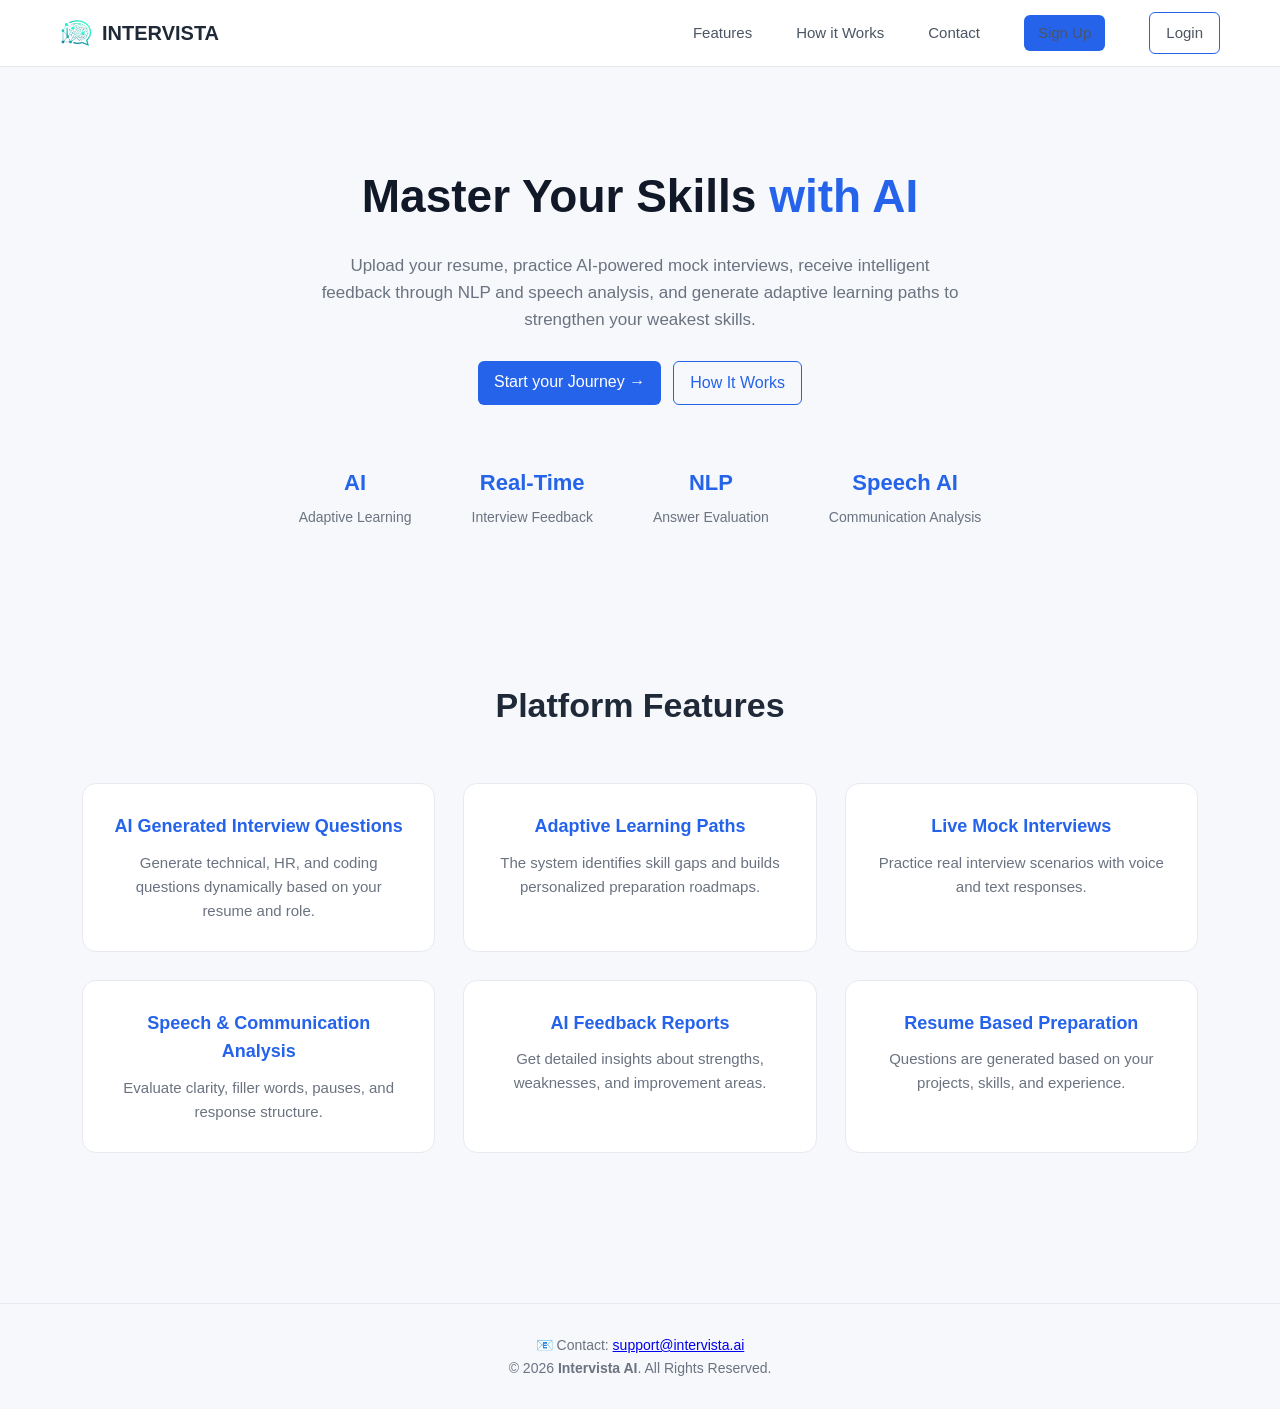
<file: templates/home.html>
<!DOCTYPE html>
<html lang="en">
<head>
<meta charset="UTF-8">
<meta name="viewport" content="width=device-width, initial-scale=1.0">

<link rel="stylesheet" href="/static/style.css">

<title>Intervista AI</title>
</head>

<body>

<!-- ================= NAVBAR ================= -->

<nav class="navbar">
  <div class="nav-container">

    <h2 class="logo">
      <img src="/static/new_logo.png" alt="Intervista AI logo" class="logo-img" />
    INTERVISTA 
    </h2>

    <div class="nav-links">
      <a href="#features">Features</a>
      <a href="#flow">How it Works</a>
      <a href="#contact">Contact</a>

      <a href="/signup" class="btn small-btn">Sign Up</a>
      <a href="/login" class="btn outline-btn">Login</a>
    </div>

  </div>
</nav>


<!-- ================= HERO ================= -->

<header class="hero">

  <div class="hero-content">

    <h1>
      Master Your Skills <span>with AI</span>
    </h1>

    <p class="subtitle">
     Upload your resume, practice AI-powered mock interviews, receive intelligent feedback through NLP and speech analysis,
      and generate adaptive learning paths to strengthen your weakest skills.
    </p>

    <div class="cta">
      <a href="/signup" class="btn">Start your Journey →</a>
      <a href="#flow" class="btn outline-btn">How It Works</a>
    </div>

  </div>

  <!-- Stats -->

  <div class="stats">

    <div class="stat">
      <h3>AI</h3>
      <p>Adaptive Learning</p>
    </div>

    <div class="stat">
      <h3>Real-Time</h3>
      <p>Interview Feedback</p>
    </div>

    <div class="stat">
      <h3>NLP</h3>
      <p>Answer Evaluation</p>
    </div>

    <div class="stat">
      <h3>Speech AI</h3>
      <p>Communication Analysis</p>
    </div>

  </div>

</header>



<!-- ================= FEATURES ================= -->

<section class="features" id="features">

<h2>Platform Features</h2>

<div class="feature-grid">

<div class="feature-card">
<h3>AI Generated Interview Questions</h3>
<p>Generate technical, HR, and coding questions dynamically based on your resume and role.</p>
</div>

<div class="feature-card">
<h3>Adaptive Learning Paths</h3>
<p>The system identifies skill gaps and builds personalized preparation roadmaps.</p>
</div>

<div class="feature-card">
<h3>Live Mock Interviews</h3>
<p>Practice real interview scenarios with voice and text responses.</p>
</div>

<div class="feature-card">
<h3>Speech & Communication Analysis</h3>
<p>Evaluate clarity, filler words, pauses, and response structure.</p>
</div>

<div class="feature-card">
<h3>AI Feedback Reports</h3>
<p>Get detailed insights about strengths, weaknesses, and improvement areas.</p>
</div>

<div class="feature-card">
<h3>Resume Based Preparation</h3>
<p>Questions are generated based on your projects, skills, and experience.</p>
</div>

</div>

</section>


<!-- ================= FOOTER ================= -->

<footer class="contact" id="contact">

<div class="container">

<p>📧 Contact: <a href="mailto:support@intervista.ai">support@intervista.ai</a></p>

<p>© 2026 <strong>Intervista AI</strong>. All Rights Reserved.</p>

</div>

</footer>

</body>
</html>
</file>
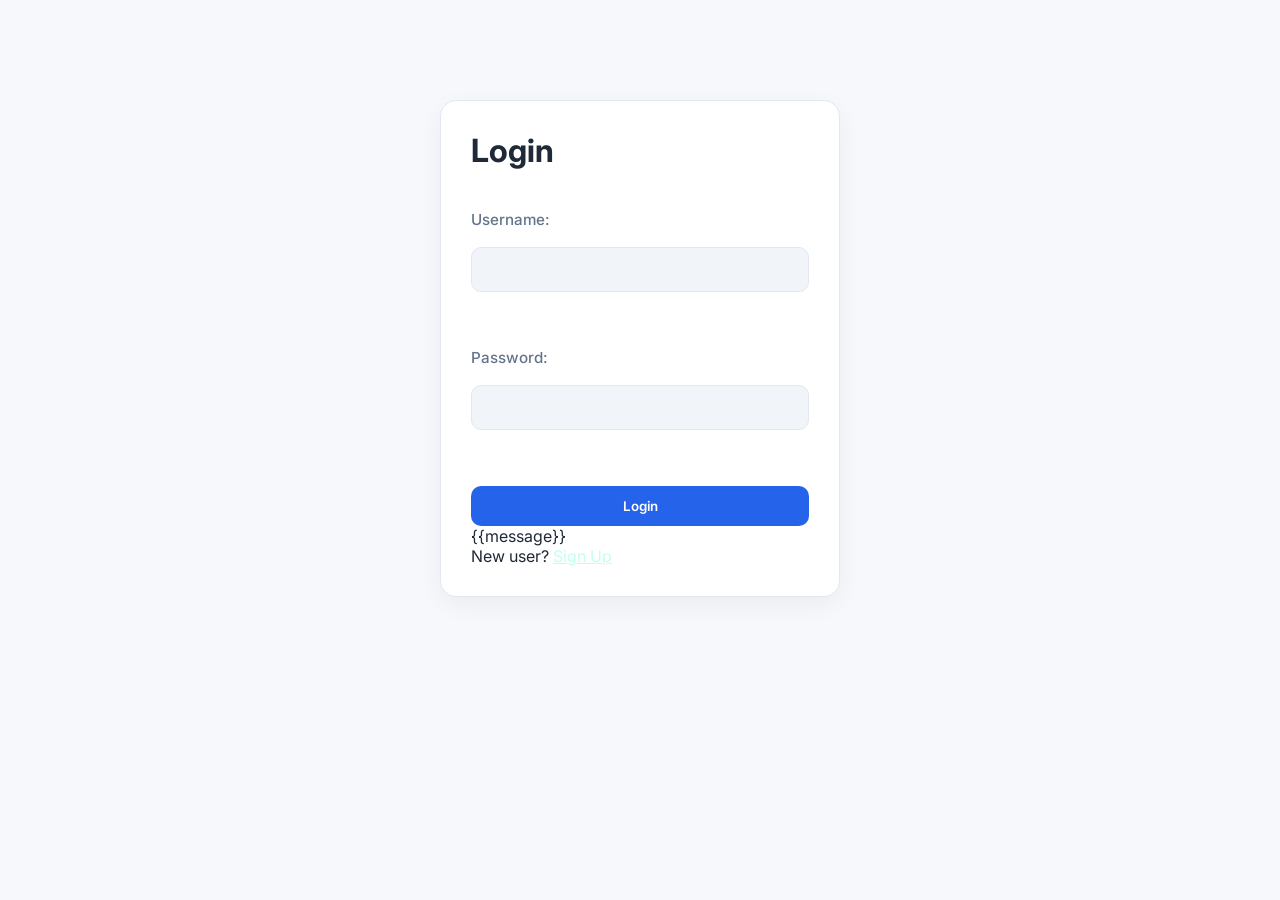
<file: templates/login.html>
<!DOCTYPE html>
<html lang="en">
<head>
  <meta charset="UTF-8" />
  <meta name="viewport" content="width=device-width, initial-scale=1.0" />
  <link rel="stylesheet" href="/static/styles.css" />
  <title>Login - Job PrepMate</title>
</head>
<body>
  <div class="card form-card">
    <h2>Login</h2> <br>
    <form method="post" action="/login">
      <label>Username:</label>
      <input type="text" name="username" required>
      <br>
      <label>Password:</label>
      <input type="password" name="password" required>
      <br>
      <button type="submit" class="btn">Login</button>
    </form>
    <p style="color: var(--primary-color);">{{message}}</p>
    <p>New user? <a href="/signup" style="color:#c1fff0;">Sign Up</a></p>
  </div>
</body>
</html>
</file>
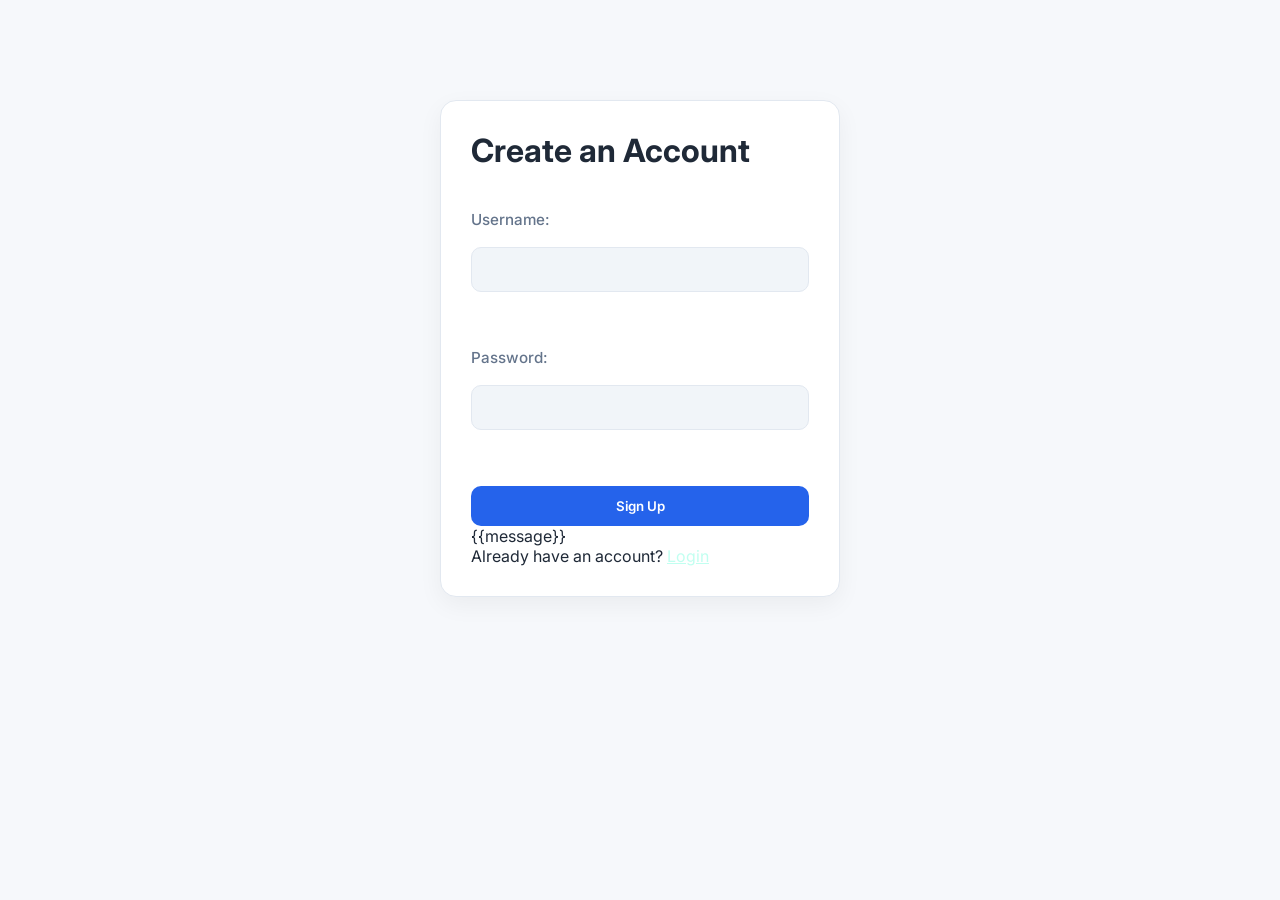
<file: templates/signup.html>
<!DOCTYPE html>
<html lang="en">
<head>
  <meta charset="UTF-8" />
  <meta name="viewport" content="width=device-width, initial-scale=1.0" />
  <link rel="stylesheet" href="/static/styles.css" />
  <title>Sign Up - Job PrepMate</title>
</head>
<body>
  <div class="card form-card">
    <h2>Create an Account</h2> <br>
    <form method="post" action="/signup">
      <label>Username:</label>
      <input type="text" name="username" required>
      <br>
      <label>Password:</label>
      <input type="password" name="password" required>
      <br>
      <button type="submit" class="btn">Sign Up</button>
    </form>
    <p style="color: var(--primary-color);">{{message}}</p>
    <p>Already have an account? <a href="/login" style="color:#c1fff0;">Login</a></p>
  </div>
</body>
</html>
</file>
<file: static/style.css>
/* ================= GLOBAL ================= */

*{
margin:0;
padding:0;
box-sizing:border-box;
font-family:"Segoe UI",sans-serif;
}

body{
background:#f6f8fb;
color:#1f2937;
line-height:1.6;
min-height:100vh;
padding-top: 80px;
}

/* ================= PAGE LAYOUT ================= */

main{
max-width:1000px;
margin:50px auto;
padding:0 20px;
}

.page-header{
max-width:1000px;
margin:40px auto 10px auto;
display:flex;
justify-content:space-between;
align-items:center;
padding:0 20px;
}

.top-right{
display:flex;
gap:10px;
}


/* ================= NAVBAR ================= */

.navbar{
    position: fixed;     /* keeps it at top */
    top: 0;
    left: 0;
    width: 100%;
    background: #ffffff;
    border-bottom: 1px solid #e5e7eb;
    z-index: 1000;
}

.nav-container{
    max-width: 1200px;
    margin: auto;
    padding: 12px 20px;

    display: flex;
    justify-content: space-between;
    align-items: center;
}

.logo{
    display: flex;
    align-items: center;
    gap: 10px;
    font-size: 20px;
    font-weight: 600;
}

.logo-img{
    width: 32px;
}


.nav-links{
    display: flex;
    align-items: center;
    gap: 20px;
}


.nav-links a{
margin-left:24px;
text-decoration:none;
color:#4b5563;
font-size:15px;
transition:0.2s;
}

.nav-links a:hover{
color:#2563eb;
}


/* ================= BUTTONS ================= */

.btn{
    background: #2563eb;
    color: white;
    padding: 8px 16px;
    border-radius: 6px;
    text-decoration: none;
}


.btn:hover{
background:#1d4ed8;
}

.small-btn{
    padding: 6px 14px;
}

.outline-btn{
    border: 1px solid #2563eb;
    color: #2563eb;
    background: transparent;
}

.outline-btn:hover{
background:#eef4ff;
}

.logout-link{
color:#9ca3af;
text-decoration:none;
font-size:14px;
}

.logout-link:hover{
color:#ef4444;
}


/* ================= CARD COMPONENT ================= */

.card{
background:white;
padding:28px;
border-radius:14px;
border:1px solid #e6eaf0;
margin-bottom:25px;
box-shadow:0 8px 22px rgba(0,0,0,0.04);
}


/* ================= HERO ================= */

.hero{
text-align:center;
padding:80px 20px 60px;
}

.hero h1{
font-size:46px;
font-weight:700;
margin-bottom:18px;
color:#111827;
}

.hero h1 span{
color:#2563eb;
}

.subtitle{
max-width:650px;
margin:auto;
color:#6b7280;
font-size:17px;
margin-bottom:28px;
}

.cta{
margin-top:20px;
display:flex;
justify-content:center;
gap:12px;
flex-wrap:wrap;
}


/* ================= STATS ================= */

.stats{
margin-top:60px;
display:flex;
justify-content:center;
gap:60px;
flex-wrap:wrap;
}

.stat{
text-align:center;
}

.stat h3{
color:#2563eb;
font-size:22px;
margin-bottom:6px;
}

.stat p{
font-size:14px;
color:#6b7280;
}


/* ================= FEATURES ================= */

.features{
padding:90px 20px;
text-align:center;
}

.features h2{
font-size:34px;
margin-bottom:50px;
}

.feature-grid{
width:90%;
margin:auto;
display:grid;
grid-template-columns:repeat(3,1fr);
gap:28px;
}

.feature-card{
background:white;
padding:28px;
border-radius:14px;
border:1px solid #e6eaf0;
transition:0.25s;
}

.feature-card:hover{
transform:translateY(-6px);
box-shadow:0 12px 26px rgba(0,0,0,0.05);
border-color:#2563eb;
}

.feature-card h3{
margin-bottom:10px;
color:#2563eb;
font-size:18px;
}

.feature-card p{
color:#6b7280;
font-size:15px;
}


/* ================= PROFILE INFO ================= */

.profile-info{
display:flex;
flex-direction:column;
gap:14px;
margin-top:15px;
}

.info-row{
display:flex;
justify-content:space-between;
align-items:center;
border-bottom:1px solid #f0f2f6;
padding:8px 0;
}

.label{
font-weight:600;
color:#6b7280;
}

.value{
font-weight:500;
color:#111827;
}


/* ================= RESUME SECTION ================= */

.resume-section{
margin-top:18px;
display:flex;
align-items:center;
gap:12px;
flex-wrap:wrap;
}


/* ================= SKILL BARS ================= */

.skill-bars{
margin-top:15px;
}

.skill-row{
display:flex;
align-items:center;
gap:12px;
margin:10px 0;
}

.skill-label{
width:160px;
font-weight:500;
}

.skill-bar{
flex:1;
background:#eef2f7;
height:8px;
border-radius:6px;
overflow:hidden;
}

.skill-fill{
background:#2563eb;
height:100%;
border-radius:6px;
}

.skill-percent{
width:50px;
text-align:right;
font-size:14px;
color:#6b7280;
}


/* ================= SKILL TAGS ================= */

.tag-list{
display:flex;
flex-wrap:wrap;
gap:8px;
margin-top:8px;
}

.role-tag{
background:#eef2ff;
color:#2563eb;
padding:6px 10px;
border-radius:6px;
font-size:13px;
}


/* ================= WEAK TOPICS ================= */

.weak-topics{
margin-top:8px;
padding-left:18px;
}

.weak-topics li{
margin-bottom:6px;
}


/* ================= IMPROVEMENTS ================= */

.improvement-list{
margin-top:10px;
padding-left:18px;
}

.improvement-list li{
margin-bottom:6px;
}


/* ================= INTERVIEW HISTORY ================= */

.history-dropdown{
margin-top:10px;
background:#f9fafb;
padding:10px;
border-radius:8px;
border:1px solid #e6eaf0;
}

.history-dropdown summary{
cursor:pointer;
font-weight:600;
color:#2563eb;
margin-bottom:6px;
}

.history-dropdown ul{
margin-top:8px;
padding-left:18px;
}

.history-dropdown a{
color:#4b5563;
text-decoration:none;
}

.history-dropdown a:hover{
color:#2563eb;
}


/* ================= FOOTER ================= */

.contact{
text-align:center;
padding:30px 20px;
font-size:14px;
color:#6b7280;
border-top:1px solid #e6eaf0;
margin-top:60px;
}


/* ================= RESPONSIVE ================= */

@media (max-width:900px){

.feature-grid{
grid-template-columns:repeat(2,1fr);
}

}

@media (max-width:600px){

.feature-grid{
grid-template-columns:1fr;
}

.hero h1{
font-size:36px;
}

}

.user-menu{
  position: relative;
}

.user-avatar{
  background:none;
  border:none;
  cursor:pointer;
}

.avatar-circle{
  width:40px;
  height:40px;
  border-radius:50%;
  background:#2563eb;
  color:white;
  display:flex;
  align-items:center;
  justify-content:center;
  font-weight:600;
}

/* Dropdown box */

.user-dropdown{
  position:absolute;
  right:0;
  top:50px;
  background:white;
  border-radius:10px;
  box-shadow:0 8px 25px rgba(0,0,0,0.15);
  width:180px;
  display:none;
  flex-direction:column;
  overflow:hidden;
}

.user-dropdown.show{
  display:flex;
}

.dropdown-item{
  padding:12px 16px;
  text-decoration:none;
  color:#333;
}

.dropdown-item:hover{
  background:#f3f4f6;
}

.dropdown-item.danger{
  color:#ef4444;
}
</file>
<file: static/styles.css>
/* ============================= */
/* Modern Tech UI - Professional */
/* ============================= */

/* Google Fonts */
@import url('https://fonts.googleapis.com/css2?family=Inter:wght@400;500;600;700&display=swap');

/* Root Variables */
:root {
  --primary: #2563eb;
  --primary-hover: #1d4ed8;

  /* LIGHT THEME */
  --background: #f6f8fb;        /* page background */
  --surface: #ffffff;           /* cards */
  --surface-light: #f1f5f9;     /* subtle sections */

  --text-main: #1f2937;         /* main text */
  --text-muted: #64748b;

  --border: #e2e8f0;

  --shadow: 0 8px 25px rgba(0,0,0,0.05);
}

/* Reset */
* {
  margin: 0;
  padding: 0;
  box-sizing: border-box;
  font-family: 'Inter', sans-serif;
}

body {
  background: var(--background);
  color: var(--text-main);
  min-height: 100vh;
  padding: 40px 20px;
  display: flex;
  flex-direction: column;
  align-items: center;
}

/* ============================= */
/* Headings */
/* ============================= */
h1 {
  font-size: 2.8rem;
  font-weight: 700;
  margin-bottom: 40px;
  text-align: center;
  letter-spacing: -1px;
}

h2 {
  font-size: 2rem;
  margin-bottom: 20px;
}

/* ============================= */
/* Cards */
/* ============================= */
.card,
form#interview-form,
#question-area,
#feedback-area,
.feature-card {
  background: var(--surface);
  border: 1px solid var(--border);
  border-radius: 16px;
  padding: 30px;
  box-shadow: var(--shadow);
  transition: all 0.25s ease;
  width: 100%;
  max-width: 600px;
}

.card:hover,
.feature-card:hover {
  transform: translateY(-4px);
  border-color: var(--primary);
}

/* ============================= */
/* Forms */
/* ============================= */
form {
  display: flex;
  flex-direction: column;
  gap: 18px;
}

label {
  font-size: 0.95rem;
  color: var(--text-muted);
  font-weight: 500;
}

input,
select,
textarea {
  background: var(--surface-light);
  border: 1px solid var(--border);
  padding: 12px 14px;
  border-radius: 10px;
  font-size: 0.95rem;
  color: var(--text-main);
  transition: 0.2s ease;
}

input:focus,
select:focus,
textarea:focus {
  outline: none;
  border-color: var(--primary);
  background: #0f172a;
}

/* ============================= */
/* Buttons */
/* ============================= */
.btn,
button {
  background: var(--primary);
  color: white;
  border: none;
  padding: 12px 18px;
  border-radius: 10px;
  font-weight: 600;
  cursor: pointer;
  transition: 0.2s ease;
}

.btn:hover,
button:hover {
  background: var(--primary-hover);
  transform: translateY(-2px);
}

.btn.outline {
  background: transparent;
  border: 1px solid var(--primary);
  color: var(--primary);
}

.btn.outline:hover {
  background: var(--primary);
  color: white;
}

/* ============================= */
/* Question Area */
/* ============================= */
#question-area p#question {
  font-size: 1.1rem;
  font-weight: 600;
  color: var(--primary);
}

/* ============================= */
/* Feedback */
/* ============================= */
#feedback-area h3 {
  margin-bottom: 10px;
  color: var(--primary);
}

#feedback-area p {
  color: var(--text-muted);
  line-height: 1.6;
}

/* ============================= */
/* Navbar */
/* ============================= */
.navbar{
    position: fixed;     /* keeps it at top */
    top: 0;
    left: 0;
    width: 100%;
    background: #ffffff;
    border-bottom: 1px solid #e5e7eb;
    z-index: 1000;
}

.nav-container{
    max-width: 1200px;
    margin: auto;
    padding: 12px 20px;

    display: flex;
    justify-content: space-between;
    align-items: center;
}

.logo{
    display: flex;
    align-items: center;
    gap: 10px;
    font-size: 20px;
    font-weight: 600;
}

.logo-img{
    width: 32px;
}


.nav-links{
    display: flex;
    align-items: center;
    gap: 20px;
}


.nav-links a{
margin-left:24px;
text-decoration:none;
color:#4b5563;
font-size:15px;
transition:0.2s;
}

.nav-links a:hover{
color:#2563eb;
}

/* ============================= */
/* Hero Section */
/* ============================= */
.hero {
  text-align: center;
  max-width: 900px;
  padding: 80px 20px;
}

.subtitle {
  color: var(--text-muted);
  font-size: 1.1rem;
  margin-bottom: 30px;
}

/* ============================= */
/* Features */
/* ============================= */
.features {
  margin-top: 60px;
  width: 100%;
  max-width: 1100px;
  text-align: center;
}

.feature-grid {
  display: grid;
  grid-template-columns: repeat(auto-fit, minmax(280px, 1fr));
  gap: 24px;
}

.feature-card h3 {
  margin-bottom: 10px;
  color: var(--primary);
}

.feature-card p {
  color: var(--text-muted);
}

/* ============================= */
/* Footer */
/* ============================= */
footer.contact {
  margin-top: 60px;
  padding: 40px 20px;
  text-align: center;
  background: var(--surface);
  border: 1px solid var(--border);
  border-radius: 16px;
  width: 100%;
  max-width: 900px;
}

footer.contact a {
  color: var(--primary);
  text-decoration: none;
}

footer.contact a:hover {
  text-decoration: underline;
}

/* ============================= */
/* Page Header (interview/course) */
/* ============================= */
.page-header {
  display: flex;
  justify-content: space-between;
  align-items: center;
  width: 100%;
  max-width: 800px;
  margin-bottom: 24px;
  flex-wrap: wrap;
  gap: 12px;
}

.page-header h1 {
  margin-bottom: 0;
  font-size: 1.8rem;
}

.top-right {
  display: flex;
  align-items: center;
  gap: 12px;
  color: var(--text-muted);
  font-size: 0.9rem;
}

.top-right a {
  color: var(--text-muted);
  text-decoration: none;
}

.top-right a:hover {
  color: var(--primary);
}

.small-btn {
  padding: 6px 14px !important;
  font-size: 0.85rem !important;
}

.logout-link {
  color: var(--text-muted);
}

/* ============================= */
/* Status Indicator (pulse dot) */
/* ============================= */
.status-indicator {
  display: flex;
  align-items: center;
  gap: 12px;
  padding: 8px 0;
}

.pulse-dot {
  width: 12px;
  height: 12px;
  background: var(--primary);
  border-radius: 50%;
  animation: pulse 1.4s ease-in-out infinite;
  flex-shrink: 0;
}

@keyframes pulse {
  0%, 100% { opacity: 1; transform: scale(1); }
  50%      { opacity: 0.4; transform: scale(0.8); }
}

/* ============================= */
/* Badge */
/* ============================= */
.badge {
  background: var(--primary);
  color: white;
  padding: 4px 12px;
  border-radius: 20px;
  font-size: 0.85rem;
  font-weight: 600;
}

/* ============================= */
/* Voice Interview UI */
/* ============================= */
.interviewer-bubble {
  background: var(--surface-light);
  border-left: 4px solid var(--primary);
  padding: 16px 20px;
  border-radius: 0 12px 12px 0;
  margin-bottom: 20px;
}

.interviewer-bubble .bubble-label {
  font-size: 0.8rem;
  color: var(--primary);
  font-weight: 600;
  text-transform: uppercase;
  letter-spacing: 0.5px;
  margin-bottom: 6px;
}

.interviewer-bubble p {
  font-size: 1.05rem;
  line-height: 1.5;
  color: var(--text-main);
}

.voice-status {
  display: flex;
  align-items: center;
  gap: 14px;
  padding: 12px 0;
}

.voice-ring {
  width: 24px;
  height: 24px;
  border: 3px solid var(--text-muted);
  border-radius: 50%;
  transition: all 0.3s ease;
  flex-shrink: 0;
}

.voice-ring.active {
  border-color: #22c55e;
  background: rgba(34, 197, 94, 0.15);
  animation: ring-pulse 1s ease-in-out infinite;
}

@keyframes ring-pulse {
  0%, 100% { box-shadow: 0 0 0 0 rgba(34,197,94,0.4); }
  50%      { box-shadow: 0 0 0 8px rgba(34,197,94,0); }
}

/* ============================= */
/* Feedback Cards (results) */
/* ============================= */
.feedback-card {
  background: var(--surface-light);
  border: 1px solid var(--border);
  border-radius: 12px;
  padding: 20px;
  margin-bottom: 16px;
}

.feedback-card h3 {
  color: var(--primary);
  margin-bottom: 10px;
  font-size: 1rem;
}

.feedback-card p {
  color: var(--text-muted);
  line-height: 1.5;
  margin-bottom: 8px;
}

.feedback-card .your-answer {
  color: var(--text-main);
  opacity: 0.85;
}

.feedback-card .improved {
  color: #22c55e;
}

.feedback-card .tip {
  color: #f59e0b;
  font-style: italic;
}

/* ============================= */
/* Course Generation UI */
/* ============================= */
.outline-item {
  display: flex;
  align-items: flex-start;
  gap: 14px;
  padding: 12px 0;
  border-bottom: 1px solid var(--border);
}

.outline-item:last-child {
  border-bottom: none;
}

.outline-num {
  background: var(--primary);
  color: white;
  width: 28px;
  height: 28px;
  border-radius: 50%;
  display: flex;
  align-items: center;
  justify-content: center;
  font-size: 0.85rem;
  font-weight: 700;
  flex-shrink: 0;
}

.module-card {
  margin-top: 16px;
}

.module-card h3 {
  color: var(--primary);
  margin-bottom: 16px;
}

.lesson-item {
  background: var(--surface-light);
  border-radius: 10px;
  padding: 16px;
  margin-bottom: 12px;
}

.lesson-item h4 {
  color: var(--text-main);
  margin-bottom: 8px;
}

.lesson-item p {
  color: var(--text-muted);
  line-height: 1.5;
}

.takeaways {
  margin-top: 8px;
  padding-left: 20px;
  color: var(--text-muted);
}

.takeaways li {
  margin-bottom: 4px;
  font-size: 0.9rem;
}

/* ============================= */
/* Fade-in animation */
/* ============================= */
.fade-in {
  animation: fadeIn 0.4s ease-in;
}

@keyframes fadeIn {
  from { opacity: 0; transform: translateY(12px); }
  to   { opacity: 1; transform: translateY(0); }
}

/* ============================= */
/* Form Card (login/signup) */
/* ============================= */
.form-card {
  max-width: 400px;
  margin: 60px auto;
}

/* ============================= */
/* Course — Concept Tags */
/* ============================= */
.concepts-grid {
  display: flex;
  flex-wrap: wrap;
  gap: 8px;
  margin-top: 8px;
}

.concept-tag {
  background: var(--primary);
  color: white;
  padding: 4px 14px;
  border-radius: 16px;
  font-size: 0.85rem;
  font-weight: 500;
}

/* ============================= */
/* Course — Lessons */
/* ============================= */
.lesson-theory {
  color: var(--text-muted);
  line-height: 1.7;
  margin-bottom: 12px;
}

.lesson-example {
  background: var(--background);
  border: 1px solid var(--border);
  border-radius: 8px;
  padding: 12px;
  margin-top: 8px;
}

.lesson-example pre {
  white-space: pre-wrap;
  word-break: break-word;
  color: var(--text-muted);
  font-size: 0.9rem;
  margin-top: 6px;
}

/* ============================= */
/* Course — Module Sections */
/* ============================= */
.module-section {
  margin-bottom: 20px;
}

.section-label {
  color: var(--primary);
  font-size: 0.95rem;
  text-transform: uppercase;
  letter-spacing: 0.5px;
  margin-bottom: 12px;
  border-bottom: 1px solid var(--border);
  padding-bottom: 6px;
}

/* ============================= */
/* Course — Quiz */
/* ============================= */
.quiz-item {
  background: var(--surface-light);
  border-radius: 10px;
  padding: 14px;
  margin-bottom: 10px;
}

.quiz-question {
  margin-bottom: 8px;
}

.quiz-options {
  list-style: none;
  padding-left: 0;
}

.quiz-options li {
  padding: 4px 0;
  color: var(--text-muted);
}

.quiz-options li::before {
  content: "○ ";
  color: var(--primary);
}

.quiz-answer {
  margin-top: 8px;
  color: #22c55e;
  font-weight: 600;
}

/* ============================= */
/* Course — Exercises & Resources */
/* ============================= */
.exercise-list {
  padding-left: 20px;
}

.exercise-list li {
  margin-bottom: 8px;
  color: var(--text-muted);
  line-height: 1.5;
}

.resource-list {
  list-style: none;
  padding-left: 0;
}

.resource-list li {
  padding: 6px 0;
  border-bottom: 1px solid var(--border);
}

.resource-list li:last-child {
  border-bottom: none;
}

.resource-list a {
  color: var(--primary);
  text-decoration: none;
}

.resource-list a:hover {
  text-decoration: underline;
}

/* ============================= */
/* Report Page */
/* ============================= */
.report-main {
  max-width: 900px;
  width: 100%;
}

.report-main .card {
  max-width: 100%;
}

/* Score gauge (circular) */
.score-gauge {
  position: relative;
  width: 160px;
  height: 160px;
  margin: 0 auto;
}

.score-gauge svg {
  transform: rotate(-90deg);
}

.score-gauge .gauge-bg {
  fill: none;
  stroke: var(--surface-light);
  stroke-width: 12;
}

.score-gauge .gauge-fill {
  fill: none;
  stroke-width: 12;
  stroke-linecap: round;
  transition: stroke-dashoffset 1.2s ease;
}

.score-gauge .gauge-label {
  position: absolute;
  inset: 0;
  display: flex;
  flex-direction: column;
  align-items: center;
  justify-content: center;
}

.score-gauge .gauge-value {
  font-size: 2.4rem;
  font-weight: 700;
  line-height: 1;
}

.score-gauge .gauge-sub {
  font-size: 0.85rem;
  color: var(--text-muted);
  margin-top: 4px;
}

/* Verdict badge */
.verdict-badge {
  display: inline-block;
  padding: 8px 24px;
  border-radius: 24px;
  font-weight: 700;
  font-size: 1.1rem;
  letter-spacing: 0.5px;
}

.verdict-badge.shortlisted { background: rgba(16,185,129,.15); color: #10b981; }
.verdict-badge.borderline  { background: rgba(245,158,11,.15); color: #f59e0b; }
.verdict-badge.reject      { background: rgba(239,68,68,.15);  color: #ef4444; }

/* Metric cards grid */
.metrics-grid {
  display: grid;
  grid-template-columns: repeat(auto-fit, minmax(170px, 1fr));
  gap: 16px;
}

.metric-card {
  background: var(--surface-light);
  border-radius: 12px;
  padding: 20px 16px;
  text-align: center;
}

.metric-card .metric-value {
  font-size: 1.8rem;
  font-weight: 700;
  color: var(--primary);
  line-height: 1.2;
}

.metric-card .metric-label {
  font-size: 0.82rem;
  color: var(--text-muted);
  margin-top: 6px;
}

/* Score bar (horizontal) */
.score-bar-wrap {
  display: flex;
  align-items: center;
  gap: 10px;
  margin: 6px 0;
}

.score-bar {
  flex: 1;
  height: 8px;
  background: var(--surface-light);
  border-radius: 4px;
  overflow: hidden;
}

.score-bar-fill {
  height: 100%;
  border-radius: 4px;
  transition: width 0.8s ease;
}

.score-bar-value {
  min-width: 36px;
  font-size: 0.85rem;
  font-weight: 600;
  text-align: right;
}

/* Answer detail card */
.answer-card {
  background: var(--surface-light);
  border: 1px solid var(--border);
  border-radius: 12px;
  padding: 24px;
  margin-bottom: 20px;
}

.answer-card h3 {
  color: var(--primary);
  margin-bottom: 14px;
  font-size: 1.05rem;
}

.answer-section {
  margin-bottom: 14px;
}

.answer-section strong {
  display: block;
  margin-bottom: 4px;
  font-size: 0.9rem;
}

.answer-section p,
.answer-section .transcript-box {
  color: var(--text-muted);
  line-height: 1.55;
}

.transcript-box {
  background: var(--background);
  border: 1px solid var(--border);
  border-radius: 8px;
  padding: 12px;
  font-size: 0.92rem;
}

.ideal-box {
  background: var(--background);
  border-left: 4px solid var(--primary);
  border-radius: 0 8px 8px 0;
  padding: 12px;
  font-size: 0.92rem;
  color: var(--text-muted);
  line-height: 1.55;
}

.answer-voice-chips {
  display: flex;
  gap: 8px;
  flex-wrap: wrap;
  margin-top: 8px;
}

.voice-chip {
  background: var(--background);
  border: 1px solid var(--border);
  border-radius: 16px;
  padding: 4px 12px;
  font-size: 0.8rem;
  color: var(--text-muted);
}

/* Suitable roles list */
.role-tags {
  display: flex;
  gap: 8px;
  flex-wrap: wrap;
  margin-top: 10px;
}

.role-tag {
  background: var(--primary);
  color: white;
  padding: 4px 14px;
  border-radius: 16px;
  font-size: 0.85rem;
  font-weight: 500;
}

/* Summary block */
.summary-text {
  background: var(--surface-light);
  border-radius: 12px;
  padding: 20px;
  line-height: 1.7;
  color: var(--text-muted);
  font-size: 0.95rem;
}

/* ============================= */
/* Responsive */
/* ============================= */
@media (max-width: 768px) {
  h1 {
    font-size: 2rem;
  }

  .navbar {
    padding: 14px 20px;
  }

  .card,
  .module-card {
    padding: 20px;
  }

  .page-header {
    flex-direction: column;
    align-items: flex-start;
  }
}

.user-menu{
  position: relative;
}

.user-avatar{
  background:none;
  border:none;
  cursor:pointer;
}

.avatar-circle{
  width:40px;
  height:40px;
  border-radius:50%;
  background:#2563eb;
  color:white;
  display:flex;
  align-items:center;
  justify-content:center;
  font-weight:600;
}

/* Dropdown box */

.user-dropdown{
  position:absolute;
  right:0;
  top:50px;
  background:white;
  border-radius:10px;
  box-shadow:0 8px 25px rgba(0,0,0,0.15);
  width:180px;
  display:none;
  flex-direction:column;
  overflow:hidden;
}

.user-dropdown.show{
  display:flex;
}

.dropdown-item{
  padding:12px 16px;
  text-decoration:none;
  color:#333;
}

.dropdown-item:hover{
  background:#f3f4f6;
}

.dropdown-item.danger{
  color:#ef4444;
}
</file>
